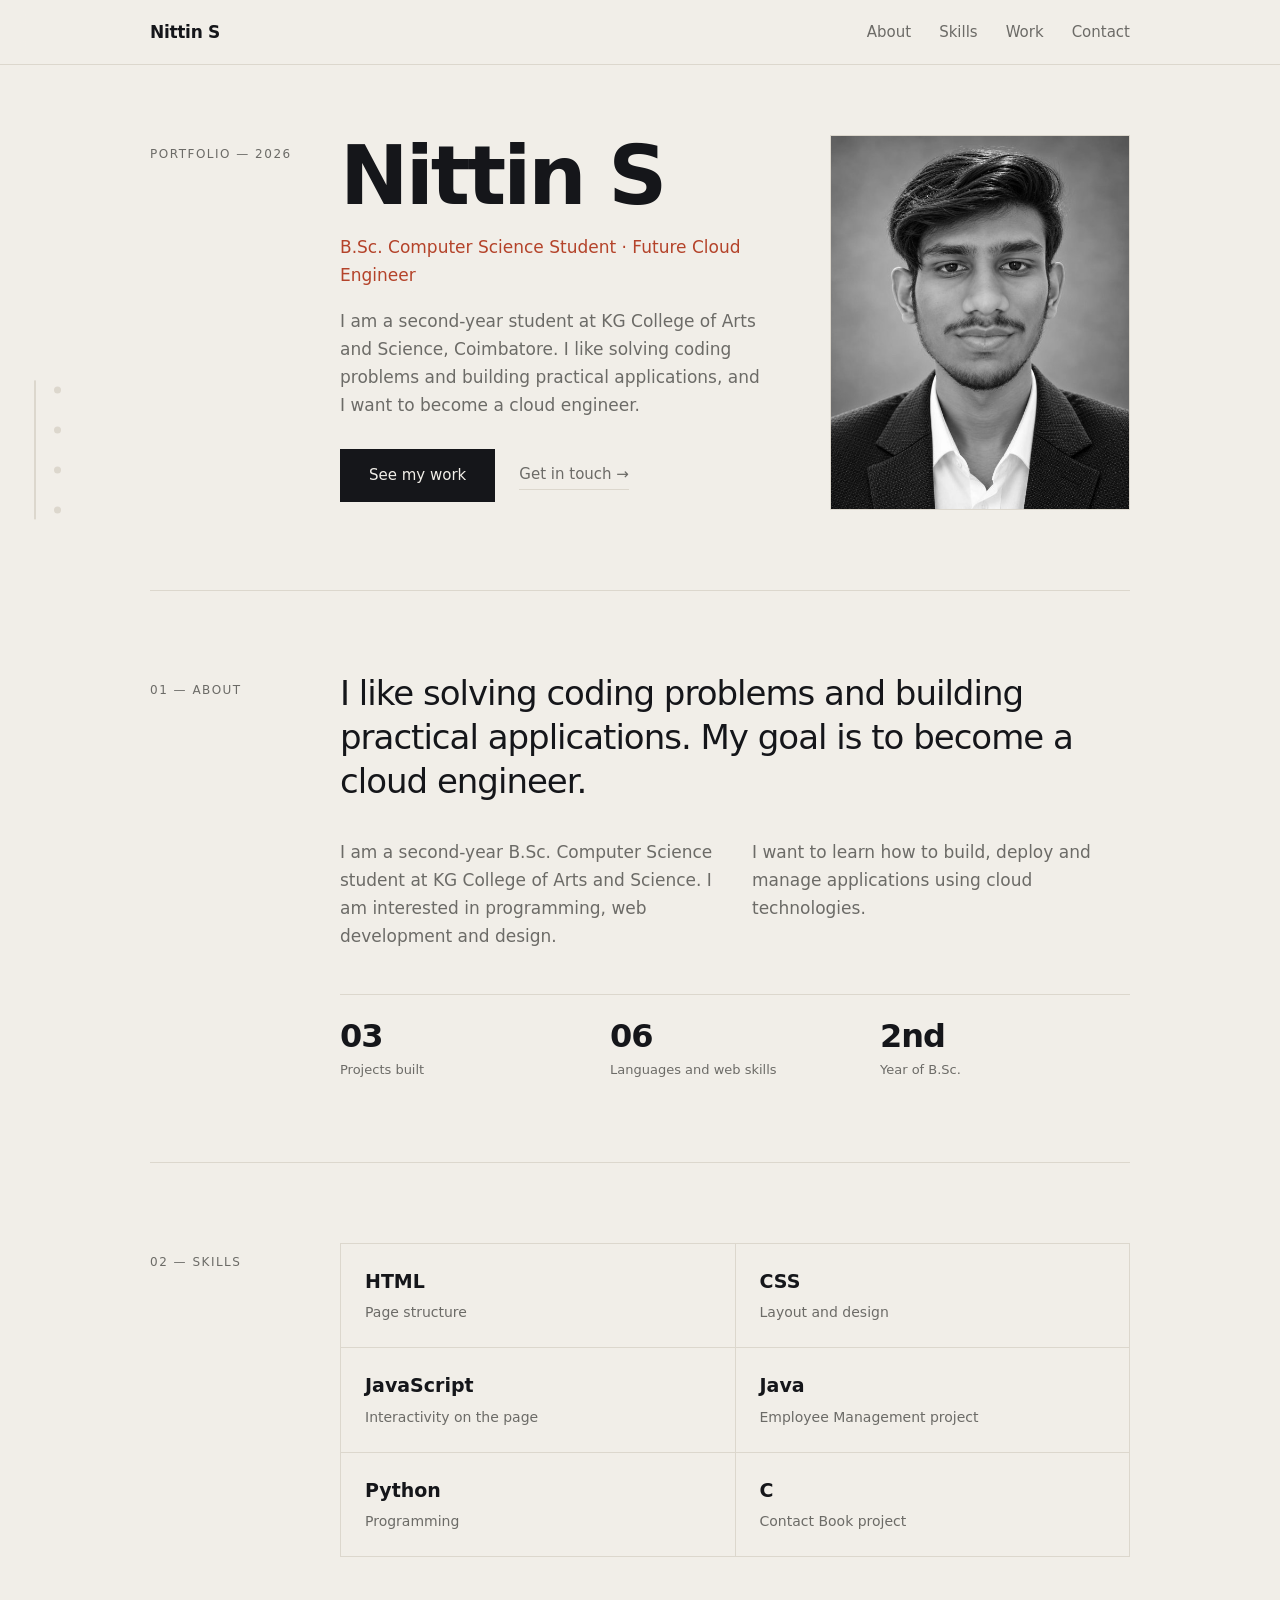
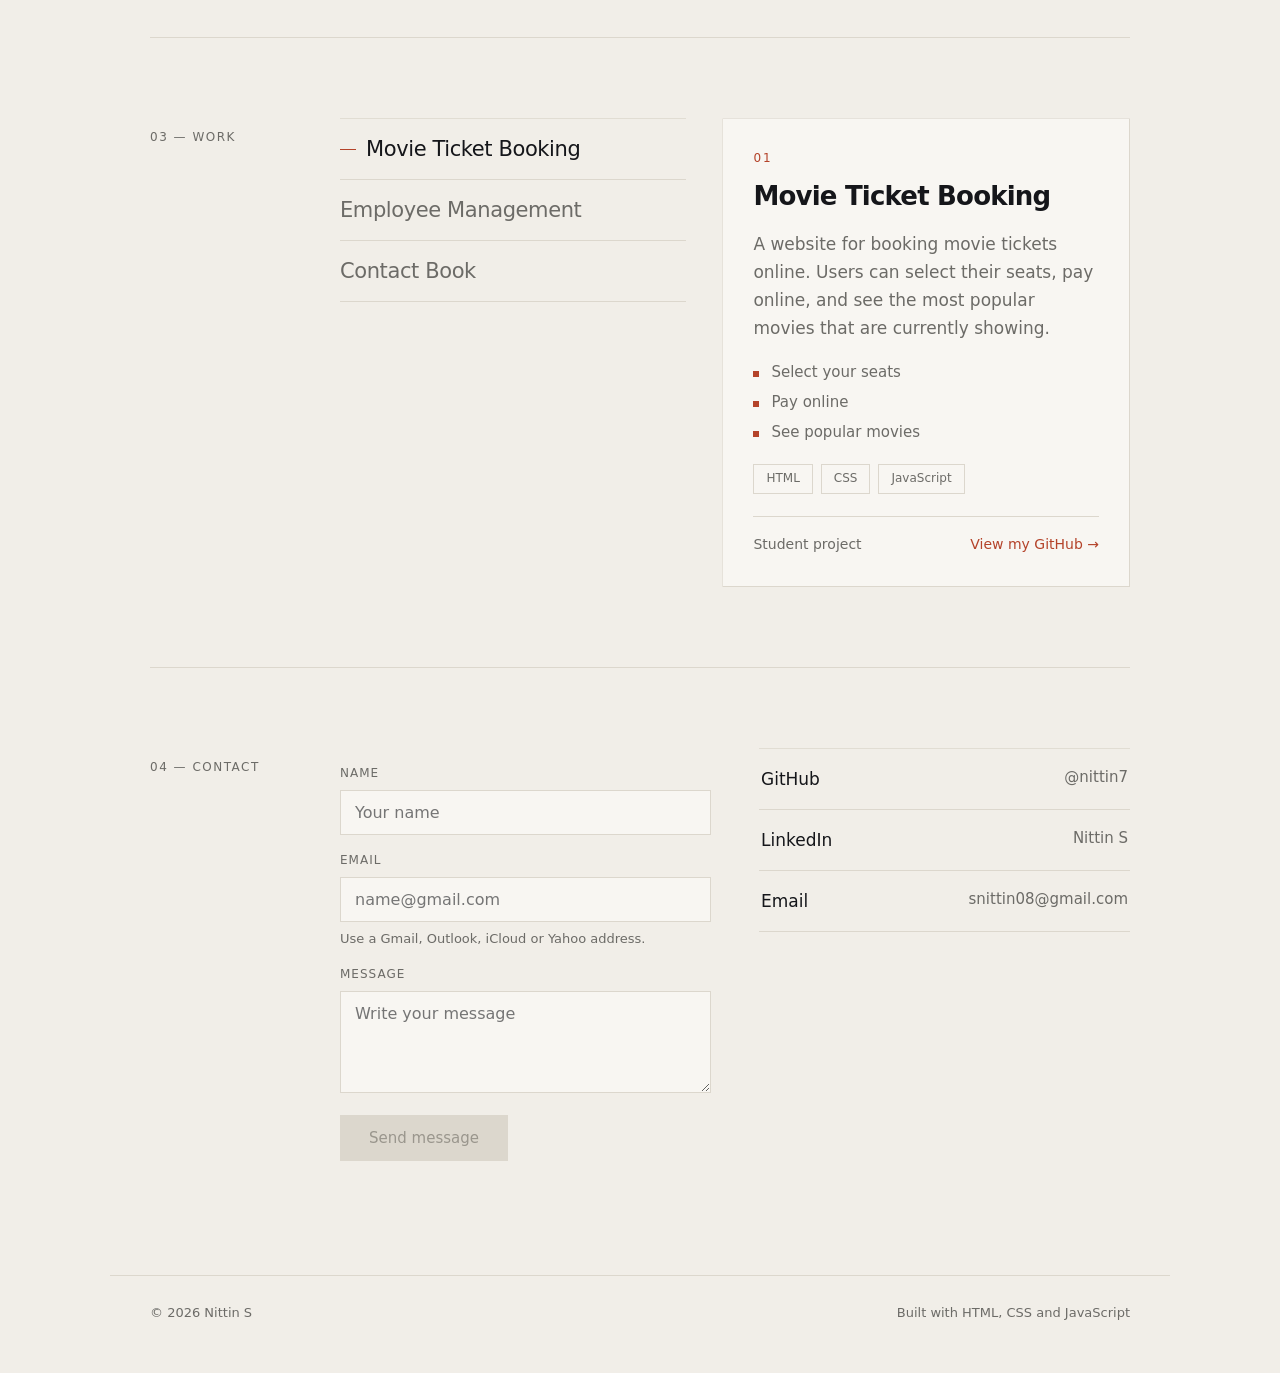
<file: nittin-portfolio/index.html>
<!DOCTYPE html>
<!-- Portfolio website - Style 10: Rail -->
<html lang="en">

<head>
  <meta charset="UTF-8">
  <meta name="viewport" content="width=device-width, initial-scale=1.0">
  <title>Nittin S | Portfolio</title>
  <link rel="stylesheet" href="style.css">
</head>

<body>

  <!-- ===== THE RAIL ON THE LEFT (it fills up while you scroll) ===== -->
  <aside class="rail">
    <div class="rail-line"><span class="rail-fill" id="railFill"></span></div>

    <div class="rail-dots" id="railDots">
      <a href="#about" data-section="about"><i></i><b>01 About</b></a>
      <a href="#skills" data-section="skills"><i></i><b>02 Skills</b></a>
      <a href="#work" data-section="work"><i></i><b>03 Work</b></a>
      <a href="#contact" data-section="contact"><i></i><b>04 Contact</b></a>
    </div>
  </aside>

  <!-- ===== TOP MENU ===== -->
  <header class="nav">
    <div class="nav-in">
      <a href="#top" class="logo">Nittin S</a>

      <nav class="links" id="menu">
        <a href="#about">About</a>
        <a href="#skills">Skills</a>
        <a href="#work">Work</a>
        <a href="#contact">Contact</a>
      </nav>

      <button class="menu-btn" id="menuBtn">Menu</button>
    </div>
  </header>

  <main>

    <!-- ===== HERO ===== -->
    <section class="hero" id="top">

      <div class="col-label">
        <p class="label">Portfolio &mdash; 2026</p>
      </div>

      <div class="col-main hero-grid">

        <div>
          <!-- JavaScript turns this name into separate letters -->
          <h1 id="nameText">Nittin S</h1>

          <p class="role">B.Sc. Computer Science Student &middot; Future Cloud Engineer</p>

          <p class="lead">
            I am a second-year student at KG College of Arts and Science,
            Coimbatore. I like solving coding problems and building practical
            applications, and I want to become a cloud engineer.
          </p>

          <div class="hero-links">
            <a class="btn" href="#work">See my work</a>
            <a class="plain" href="#contact">Get in touch &rarr;</a>
          </div>
        </div>

        <!-- the photo. A coloured panel slides off it when you scroll here -->
        <figure class="shot" id="shot">
          <span class="initials">NS</span>
          <img src="images/photo.jpg" alt="Photo of Nittin S wearing a black blazer and white shirt" onerror="this.style.display='none'">
          <span class="curtain"></span>
          <figcaption>Coimbatore, India</figcaption>
        </figure>

      </div>
    </section>

    <!-- ===== ABOUT ===== -->
    <section id="about">
      <div class="col-label"><p class="label">01 &mdash; About</p></div>

      <div class="col-main">
        <p class="statement">
          I like solving coding problems and building practical applications.
          My goal is to become a cloud engineer.
        </p>

        <div class="two-col">
          <p>
            I am a second-year B.Sc. Computer Science student at KG College of
            Arts and Science. I am interested in programming, web development
            and design.
          </p>
          <p>
            I want to learn how to build, deploy and manage applications using
            cloud technologies.
          </p>
        </div>

        <ul class="facts">
          <li><b>03</b><span>Projects built</span></li>
          <li><b>06</b><span>Languages and web skills</span></li>
          <li><b>2nd</b><span>Year of B.Sc.</span></li>
        </ul>
      </div>
    </section>

    <!-- ===== SKILLS ===== -->
    <section id="skills">
      <div class="col-label"><p class="label">02 &mdash; Skills</p></div>

      <div class="col-main">
        <div class="skills">
          <div class="skill"><b>HTML</b><span>Page structure</span></div>
          <div class="skill"><b>CSS</b><span>Layout and design</span></div>
          <div class="skill"><b>JavaScript</b><span>Interactivity on the page</span></div>
          <div class="skill"><b>Java</b><span>Employee Management project</span></div>
          <div class="skill"><b>Python</b><span>Programming</span></div>
          <div class="skill"><b>C</b><span>Contact Book project</span></div>
        </div>
      </div>
    </section>

    <!-- ===== WORK: click a name, the panel changes ===== -->
    <section id="work">
      <div class="col-label"><p class="label">03 &mdash; Work</p></div>

      <div class="col-main">
        <div class="work">

          <div class="names" id="names">
            <button class="name on"
                    data-no="01"
                    data-title="Movie Ticket Booking"
                    data-text="A website for booking movie tickets online. Users can select their seats, pay online, and see the most popular movies that are currently showing."
                    data-points="Select your seats|Pay online|See popular movies"
                    data-tech="HTML|CSS|JavaScript"
                    data-year="Student project"
                    data-link="https://github.com/nittin7">
              Movie Ticket Booking
            </button>

            <button class="name"
                    data-no="02"
                    data-title="Employee Management"
                    data-text="A Java program that stores and manages employee records."
                    data-points="Written in Java|Stores employee records|Manages employee details"
                    data-tech="Java"
                    data-year="Student project"
                    data-link="https://github.com/nittin7">
              Employee Management
            </button>

            <button class="name"
                    data-no="03"
                    data-title="Contact Book"
                    data-text="A C program that saves and finds contacts."
                    data-points="Written in C|Saves contacts|Finds contacts"
                    data-tech="C"
                    data-year="Student project"
                    data-link="https://github.com/nittin7">
              Contact Book
            </button>
          </div>

          <!-- JavaScript writes everything inside this panel -->
          <article class="panel" id="panel">
            <p class="panel-no" id="pNo">01</p>
            <h3 id="pTitle">Movie Ticket Booking</h3>
            <p class="panel-text" id="pText"></p>
            <ul class="points" id="pPoints"></ul>
            <div class="tags" id="pTech"></div>
            <div class="panel-foot">
              <span id="pYear">Student project</span>
              <a id="pLink" href="#" target="_blank" rel="noopener">View my GitHub &rarr;</a>
            </div>
          </article>

        </div>
      </div>
    </section>

    <!-- ===== CONTACT ===== -->
    <section id="contact">
      <div class="col-label"><p class="label">04 &mdash; Contact</p></div>

      <div class="col-main">
        <div class="contact">

          <form id="contactForm">

            <label for="name">Name</label>
            <input type="text" id="name" placeholder="Your name">

            <label for="email">Email</label>
            <input type="text" id="email" placeholder="name@gmail.com">
            <!-- JavaScript writes a live message here while you type -->
            <p class="hint" id="emailHint">Use a Gmail, Outlook, iCloud or Yahoo address.</p>

            <label for="message">Message</label>
            <textarea id="message" rows="4" placeholder="Write your message"></textarea>

            <!-- the button stays switched off until the email is correct -->
            <button type="submit" class="btn" id="sendBtn" disabled>Send message</button>

            <p id="formMsg"></p>
          </form>

          <!-- LinkedIn: replace the link below with your own profile address -->
          <div class="accounts">
            <a href="https://github.com/nittin7" target="_blank" rel="noopener">
              <span>GitHub</span><i>@nittin7</i>
            </a>
            <a href="https://www.linkedin.com/" target="_blank" rel="noopener">
              <span>LinkedIn</span><i>Nittin S</i>
            </a>
            <a href="mailto:snittin08@gmail.com">
              <span>Email</span><i>snittin08@gmail.com</i>
            </a>
          </div>

        </div>
      </div>
    </section>

  </main>

  <footer>
    <p>&copy; 2026 Nittin S</p>
    <p>Built with HTML, CSS and JavaScript</p>
  </footer>

  <script src="script.js"></script>
</body>

</html>
</file>
<file: nittin-portfolio/style.css>
/* ============================================
   Style 10: Rail
   Paper colours, a strict two column grid,
   and a scroll rail down the left side
   ============================================ */

/* ---- 1. Reset ---- */
* {
  margin: 0;
  padding: 0;
  box-sizing: border-box;
}

/* ---- 2. Colours kept in one place ---- */
:root {
  --paper: #f1eee8;
  --ink: #15161a;
  --grey: #6c6b67;
  --line: #dcd7cd;
  --card: #f8f6f2;
  --clay: #b4432a;
  /* the only accent colour */
}

html {
  scroll-behavior: smooth;
  scroll-padding-top: 100px;
}

body {
  background-color: var(--paper);
  color: var(--ink);
  font-family: system-ui, -apple-system, "Segoe UI", Arial, sans-serif;
  font-size: 17px;
  line-height: 1.65;
  -webkit-font-smoothing: antialiased;
}

a {
  color: inherit;
  text-decoration: none;
}

/* one width for the whole page, so every edge lines up */
.nav-in,
main,
footer {
  max-width: 1060px;
  margin: 0 auto;
  padding-left: 40px;
  padding-right: 40px;
}

/* ---- 3. The rail on the left ---- */
.rail {
  position: fixed;
  left: 34px;
  top: 50%;
  transform: translateY(-50%);
  z-index: 30;
  display: flex;
  align-items: stretch;
  gap: 18px;
}

/* the thin track, and the part of it that fills in */
.rail-line {
  position: relative;
  width: 2px;
  background-color: var(--line);
}

.rail-fill {
  position: absolute;
  top: 0;
  left: 0;
  width: 100%;
  height: 0;
  background-color: var(--clay);
}

.rail-dots {
  display: flex;
  flex-direction: column;
  gap: 20px;
}

.rail-dots a {
  display: flex;
  align-items: center;
  gap: 10px;
  font-size: 12px;
  letter-spacing: 1px;
  text-transform: uppercase;
  color: var(--grey);
}

/* the small circle */
.rail-dots i {
  width: 7px;
  height: 7px;
  border-radius: 50%;
  background-color: var(--line);
  transition: background-color 0.3s, transform 0.3s;
}

/* the name of the section is hidden until it is the active one */
.rail-dots b {
  font-weight: 500;
  opacity: 0;
  transform: translateX(-6px);
  transition: opacity 0.3s, transform 0.3s;
}

.rail-dots a:hover b {
  opacity: 0.6;
  transform: translateX(0);
}

/* JavaScript adds "live" to the section you are looking at */
.rail-dots a.live i {
  background-color: var(--clay);
  transform: scale(1.6);
}

.rail-dots a.live b {
  opacity: 1;
  transform: translateX(0);
  color: var(--ink);
}

/* ---- 4. Top menu ---- */
.nav {
  position: sticky;
  top: 0;
  z-index: 40;
  background-color: rgba(241, 238, 232, 0.85);
  backdrop-filter: blur(12px);
  border-bottom: 1px solid var(--line);
}

.nav-in {
  display: flex;
  justify-content: space-between;
  align-items: center;
  padding-top: 18px;
  padding-bottom: 18px;
}

.logo {
  font-weight: 600;
  letter-spacing: -0.3px;
}

.links {
  display: flex;
  gap: 28px;
  font-size: 15px;
}

.links a {
  color: var(--grey);
  transition: color 0.2s;
}

.links a:hover {
  color: var(--clay);
}

.menu-btn {
  display: none;
  background: none;
  border: 1px solid var(--line);
  padding: 6px 16px;
  font-family: inherit;
  font-size: 14px;
  color: var(--ink);
  cursor: pointer;
}

/* ---- 5. THE GRID. Every section uses the same two columns ---- */
section {
  display: grid;
  grid-template-columns: 150px 1fr;
  gap: 40px;
  padding: 80px 0;
  border-top: 1px solid var(--line);
}

.hero {
  border-top: none;
  padding-top: 70px;
}

.label {
  font-size: 12px;
  letter-spacing: 1.5px;
  text-transform: uppercase;
  color: var(--grey);
  padding-top: 10px;
}

/* ---- 6. Hero ---- */
.hero-grid {
  display: grid;
  grid-template-columns: 1fr 300px;
  gap: 50px;
  align-items: start;
}

h1 {
  font-size: clamp(46px, 6.5vw, 82px);
  line-height: 1;
  letter-spacing: -3px;
  font-weight: 600;
  margin-bottom: 16px;
}

/* every letter is its own box, so each one can move on its own */
.char {
  display: inline-block;
  opacity: 0;
  transform: translateY(0.45em);
  transition: opacity 0.5s, transform 0.5s, color 0.2s;
}

.char.in {
  opacity: 1;
  transform: translateY(0);
}

/* put the mouse on a letter and only that letter jumps */
h1:hover .char:hover {
  color: var(--clay);
  transform: translateY(-9px);
}

/* a space between the two words */
.char.gap {
  width: 0.3em;
}

.role {
  color: var(--clay);
  font-weight: 500;
  margin-bottom: 18px;
}

.lead {
  max-width: 430px;
  color: var(--grey);
  margin-bottom: 30px;
}

.hero-links {
  display: flex;
  align-items: center;
  gap: 24px;
}

.btn {
  display: inline-block;
  font-family: inherit;
  font-size: 15px;
  font-weight: 500;
  padding: 13px 28px;
  background-color: var(--ink);
  color: var(--paper);
  border: 1px solid var(--ink);
  cursor: pointer;
  transition: background-color 0.25s, color 0.25s;
}

.btn:hover {
  background-color: var(--clay);
  border-color: var(--clay);
}

.plain {
  font-size: 15px;
  color: var(--grey);
  border-bottom: 1px solid var(--line);
  padding-bottom: 2px;
  transition: color 0.2s, border-color 0.2s;
}

.plain:hover {
  color: var(--clay);
  border-color: var(--clay);
}

/* ---- 7. The photo (no flipping) ---- */
.shot {
  position: relative;
  aspect-ratio: 4 / 5;
  overflow: hidden;
  background-color: var(--card);
  border: 1px solid var(--line);
}

.initials {
  position: absolute;
  inset: 0;
  display: flex;
  align-items: center;
  justify-content: center;
  font-size: 64px;
  font-weight: 600;
  color: var(--line);
}

.shot img {
  position: absolute;
  inset: 0;
  width: 100%;
  height: 100%;
  object-fit: cover;

  /* the photo is grey until the mouse is on it */
  filter: grayscale(100%);
  transition: filter 0.6s, transform 0.9s;
}

.shot:hover img {
  filter: grayscale(0%);
  transform: scale(1.05);
}

/* the coloured panel that covers the photo at the start */
.curtain {
  position: absolute;
  inset: 0;
  background-color: var(--clay);
  transition: transform 1s cubic-bezier(0.76, 0, 0.24, 1);
}

/* JavaScript adds "open", and the panel slides up and away */
.shot.open .curtain {
  transform: translateY(-101%);
}

.shot figcaption {
  position: absolute;
  left: 0;
  bottom: 0;
  padding: 8px 14px;
  background-color: var(--ink);
  color: var(--paper);
  font-size: 12px;
  letter-spacing: 1px;
  text-transform: uppercase;

  /* it slides in from the left when the mouse is on the photo */
  transform: translateX(-100%);
  transition: transform 0.4s;
}

.shot:hover figcaption {
  transform: translateX(0);
}

/* ---- 8. About ---- */
.statement {
  font-size: clamp(24px, 3vw, 34px);
  line-height: 1.3;
  letter-spacing: -1px;
  margin-bottom: 34px;
  max-width: 760px;
}

.two-col {
  display: grid;
  grid-template-columns: 1fr 1fr;
  gap: 34px;
  color: var(--grey);
  margin-bottom: 44px;
}

.facts {
  display: grid;
  grid-template-columns: repeat(3, 1fr);
  gap: 20px;
  list-style: none;
  border-top: 1px solid var(--line);
  padding-top: 24px;
}

.facts b {
  display: block;
  font-size: 32px;
  font-weight: 600;
  letter-spacing: -1px;
  line-height: 1.1;
}

.facts span {
  font-size: 13px;
  color: var(--grey);
}

/* ---- 9. Skills ---- */
.skills {
  display: grid;
  grid-template-columns: repeat(2, 1fr);
  gap: 1px;
  background-color: var(--line);
  border: 1px solid var(--line);
}

.skill {
  background-color: var(--paper);
  padding: 22px 24px;
  transition: background-color 0.25s, padding-left 0.25s;
}

.skill:hover {
  background-color: var(--card);
  padding-left: 32px;
}

.skill b {
  display: block;
  font-size: 19px;
  font-weight: 600;
}

.skill span {
  font-size: 14px;
  color: var(--grey);
}

/* ---- 10. Work ---- */
.work {
  display: grid;
  grid-template-columns: 0.85fr 1fr;
  gap: 36px;
  align-items: start;
}

.names {
  display: flex;
  flex-direction: column;
  border-top: 1px solid var(--line);
}

.name {
  position: relative;
  text-align: left;
  font-family: inherit;
  font-size: 21px;
  font-weight: 500;
  letter-spacing: -0.4px;
  padding: 18px 0 18px 0;
  background: none;
  border: none;
  border-bottom: 1px solid var(--line);
  color: var(--grey);
  cursor: pointer;
  transition: color 0.25s, padding-left 0.25s;
}

/* a small line that grows out of the left edge */
.name::before {
  content: "";
  position: absolute;
  left: 0;
  top: 50%;
  width: 0;
  height: 1px;
  background-color: var(--clay);
  transition: width 0.25s;
}

.name:hover {
  color: var(--ink);
  padding-left: 26px;
}

.name:hover::before {
  width: 16px;
}

/* JavaScript adds "on" to the one you clicked */
.name.on {
  color: var(--ink);
  padding-left: 26px;
}

.name.on::before {
  width: 16px;
}

.panel {
  background-color: var(--card);
  border: 1px solid var(--line);
  padding: 30px;
}

.panel-no {
  font-size: 12px;
  letter-spacing: 2px;
  color: var(--clay);
  margin-bottom: 6px;
}

.panel h3 {
  font-size: 26px;
  font-weight: 600;
  letter-spacing: -0.8px;
  margin-bottom: 12px;
}

.panel-text {
  color: var(--grey);
  margin-bottom: 18px;
}

.points {
  list-style: none;
  margin-bottom: 20px;
}

.points li {
  position: relative;
  padding-left: 18px;
  font-size: 15px;
  color: var(--grey);
  margin-bottom: 5px;
}

/* a small square instead of a bullet */
.points li::before {
  content: "";
  position: absolute;
  left: 0;
  top: 11px;
  width: 6px;
  height: 6px;
  background-color: var(--clay);
}

.tags {
  display: flex;
  flex-wrap: wrap;
  gap: 8px;
  margin-bottom: 22px;
}

.tags span {
  font-size: 12px;
  padding: 4px 12px;
  border: 1px solid var(--line);
  color: var(--grey);
}

.panel-foot {
  display: flex;
  justify-content: space-between;
  align-items: center;
  border-top: 1px solid var(--line);
  padding-top: 16px;
  font-size: 14px;
  color: var(--grey);
}

.panel-foot a {
  color: var(--clay);
  font-weight: 500;
}

.panel-foot a:hover {
  text-decoration: underline;
  text-underline-offset: 3px;
}

/* ---- 11. Contact ---- */
.contact {
  display: grid;
  grid-template-columns: 1fr 1fr;
  gap: 48px;
}

form {
  display: flex;
  flex-direction: column;
}

label {
  font-size: 12px;
  letter-spacing: 1px;
  text-transform: uppercase;
  color: var(--grey);
  margin: 16px 0 6px 0;
}

input,
textarea {
  font-family: inherit;
  font-size: 16px;
  padding: 12px 14px;
  background-color: var(--card);
  border: 1px solid var(--line);
  color: var(--ink);
  transition: border-color 0.25s;
}

input:focus,
textarea:focus {
  outline: none;
  border-color: var(--ink);
}

/* JavaScript adds these two while you type the email */
input.good {
  border-color: #2e7d4f;
}

input.bad {
  border-color: var(--clay);
}

.hint {
  font-size: 13px;
  color: var(--grey);
  margin-top: 6px;
  min-height: 20px;
}

form .btn {
  align-self: flex-start;
  margin-top: 22px;
}

/* the switched off button */
.btn:disabled {
  background-color: var(--line);
  border-color: var(--line);
  color: #9a968d;
  cursor: not-allowed;
}

.btn:disabled:hover {
  background-color: var(--line);
  border-color: var(--line);
}

#formMsg {
  font-size: 14px;
  margin-top: 14px;
  min-height: 20px;
}

.accounts {
  align-self: start;
  border-top: 1px solid var(--line);
}

.accounts a {
  display: flex;
  justify-content: space-between;
  padding: 16px 2px;
  border-bottom: 1px solid var(--line);
  transition: padding-left 0.25s, color 0.2s;
}

.accounts a:hover {
  color: var(--clay);
  padding-left: 12px;
}

.accounts i {
  font-style: normal;
  font-size: 15px;
  color: var(--grey);
}

/* ---- 12. Footer ---- */
footer {
  display: flex;
  justify-content: space-between;
  flex-wrap: wrap;
  gap: 10px;
  padding-top: 26px;
  padding-bottom: 50px;
  border-top: 1px solid var(--line);
  font-size: 13px;
  color: var(--grey);
}

/* ---- 13. The scroll transition: content wipes open from the left ---- */
.wipe {
  /* inset(top right bottom left): the right side is cut off at the start */
  clip-path: inset(0 100% 0 0);
  transform: translateY(14px);
  transition: clip-path 1s cubic-bezier(0.76, 0, 0.24, 1), transform 1s;
}

.wipe.open {
  clip-path: inset(0 0 0 0);
  transform: translateY(0);
}

/* ---- 14. Tablet and phone ---- */
@media (max-width: 1180px) {

  /* the rail needs space beside the page, so it goes away on small screens */
  .rail {
    display: none;
  }
}

@media (max-width: 860px) {

  .nav-in,
  main,
  footer {
    padding-left: 22px;
    padding-right: 22px;
  }

  /* one column everywhere */
  section,
  .hero-grid,
  .two-col,
  .work,
  .contact {
    grid-template-columns: 1fr;
    gap: 26px;
  }

  section {
    padding: 50px 0;
  }

  .label {
    padding-top: 0;
  }

  .shot {
    max-width: 240px;
  }

  .facts {
    grid-template-columns: 1fr 1fr;
    gap: 18px;
  }

  .skills {
    grid-template-columns: 1fr;
  }

  .menu-btn {
    display: block;
  }

  /* the links are hidden until the Menu button is clicked */
  .links {
    display: none;
    position: absolute;
    top: 62px;
    right: 22px;
    flex-direction: column;
    gap: 14px;
    padding: 18px 24px;
    background-color: var(--card);
    border: 1px solid var(--line);
  }

  .links.show {
    display: flex;
  }
}

/* ---- 15. If the user turned off animations ---- */
@media (prefers-reduced-motion: reduce) {

  html {
    scroll-behavior: auto;
  }

  * {
    transition: none !important;
  }

  .wipe {
    clip-path: none;
    transform: none;
  }

  .char {
    opacity: 1;
    transform: none;
  }

  .curtain {
    display: none;
  }
}
</file>
